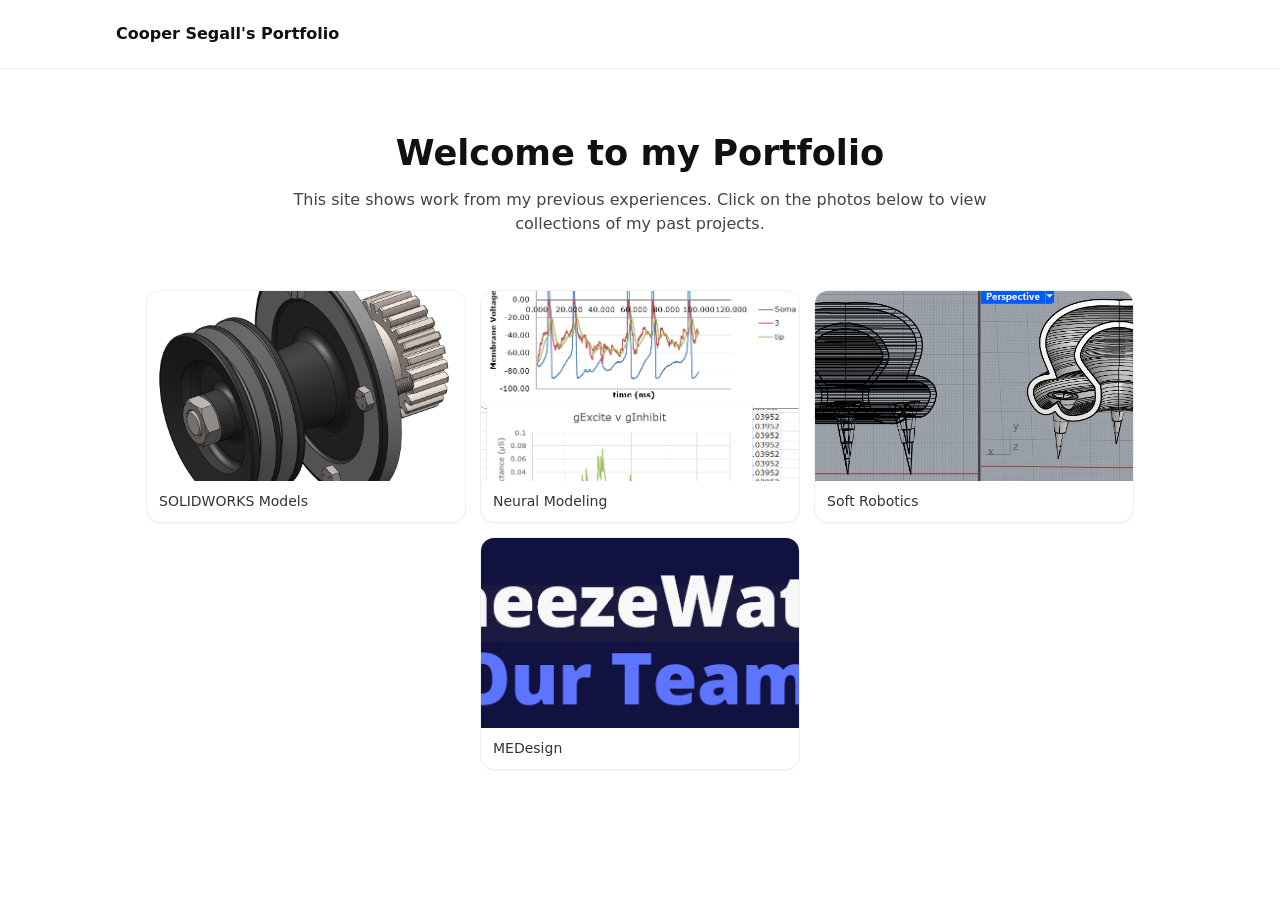
<file: index.html>
<!doctype html>
<html lang="en">
<head>
  <meta charset="utf-8" />
  <meta name="viewport" content="width=device-width, initial-scale=1" />
  <title>CS Portfolio</title>
  <link rel="stylesheet" href="styles.css" />
</head>
<body>
<header>
  <nav class="nav">
    <a class="brand" href="index.html">Cooper Segall's Portfolio</a>
   </nav>
</header>

<main>
  <div class="hero">
    <h1>Welcome to my Portfolio</h1>
    <p>This site shows work from my previous experiences. Click on the photos below to view collections of my past projects.</p>
  </div>

  <div class="grid preview">
    <div class="card">
      <a href="solidworks.html">
        <img src="photos/beltdriveassem.png" alt="SOLIDWORKS preview" />
        <div class="caption">SOLIDWORKS Models</div>
      </a>
    </div>
    <div class="card">
      <a href="neural-modeling.html">
        <img src="photos/ExcelAction.png" alt="Neuron Model Projects" />
        <div class="caption">Neural Modeling</div>
      </a>
    </div>
     <div class="card">
      <a href="softrobotics.html">
        <img src="photos/sectionocto.png" alt="Soft Robotics preview" />
        <div class="caption">Soft Robotics</div>
      </a>
    </div>
     <div class="card">
      <a href="medesign.html">
        <img src="photos/ww.png" alt="MEDesign preview" />
        <div class="caption">MEDesign</div>
      </a>
    </div>
  </div>
</main>
</body>
</html>
</file>
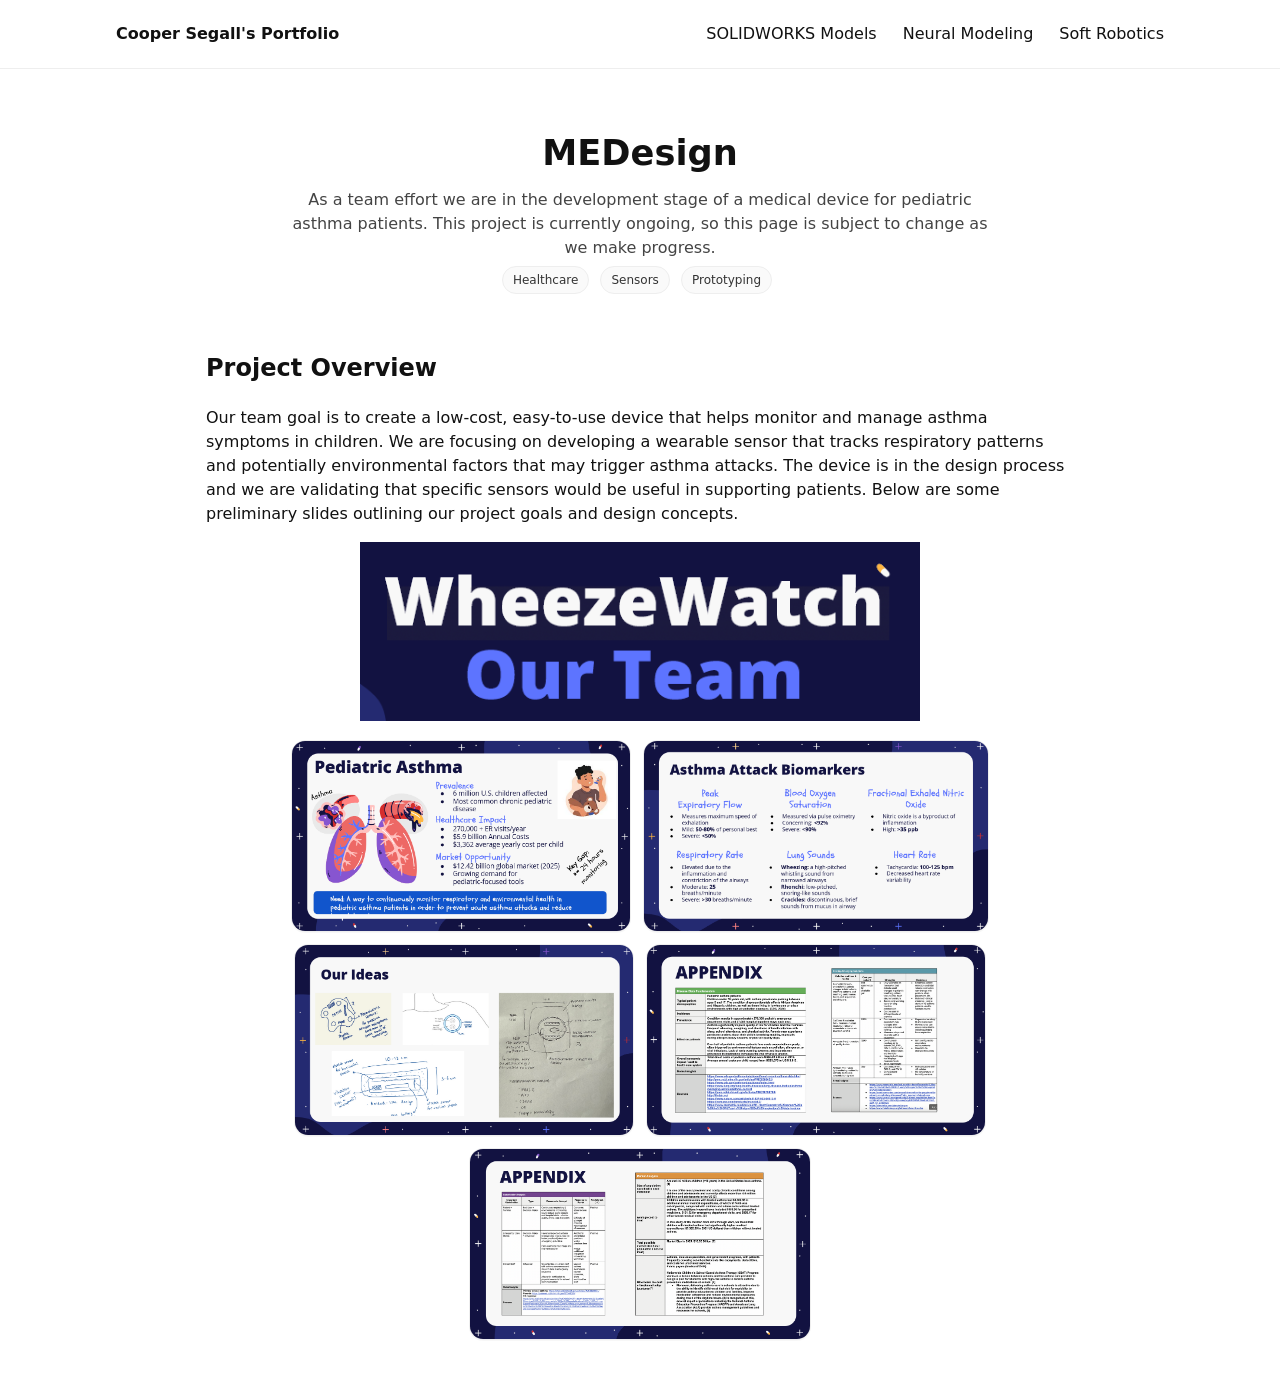
<file: medesign.html>
<!doctype html>
<html lang="en">
<head>
  <meta charset="utf-8" />
  <meta name="viewport" content="width=device-width, initial-scale=1" />
  <title>MEDesign</title>
  <link rel="stylesheet" href="styles.css" />

  <style>
    /* Page-specific styling */
    .prose {
      max-width: 900px;
    }

    .pill {
      display: inline-block;
      font-size: 12px;
      padding: 4px 10px;
      border: 1px solid #eee;
      border-radius: 999px;
      background: #fafafa;
      color: #333;
      margin-right: 6px;
      margin-top: 6px;
    }

    .callout {
      border: 1px solid #eee;
      background: #fafafa;
      border-radius: 14px;
      padding: 14px 16px;
      margin-top: 14px;
    }
    .callout.plain {
      border: none;
      background: transparent;
      padding: 0;
      margin-top: 12px;
      text-align: center;
      color: #333;
    }
    .callout.plain b { display: block; margin-bottom: 6px; }

    .kpi {
      display: grid;
      grid-template-columns: repeat(auto-fit, minmax(220px, 1fr));
      gap: 12px;
      margin-top: 14px;
    }

    .kpi .box {
      border: 1px solid #eee;
      border-radius: 14px;
      padding: 12px 14px;
      background: white;
    }

    .kpi .label {
      font-size: 12px;
      color: #555;
    }

    .kpi .value {
      font-size: 20px;
      font-weight: 800;
      margin-top: 6px;
    }

    pre {
      background: #f3f3f3;
      padding: 14px;
      border-radius: 12px;
      overflow-x: auto;
      font-size: 13px;
    }

    code {
      background: #f3f3f3;
      padding: 2px 6px;
      border-radius: 8px;
    }
    /* Figures: full, unrounded photos with captions underneath */
    .grid.full-photos {
      display: grid;
      grid-template-columns: repeat(auto-fit, minmax(260px, 1fr));
      gap: 12px;
      margin-top: 12px;
    }
    .grid.full-photos .photo {
      background: transparent;
      border: none;
      box-shadow: none;
      border-radius: 0;
      overflow: visible;
      display: block;
    }
    .grid.full-photos .photo img {
      width: 100%;
      height: auto;
      display: block;
      border-radius: 0;
    }
    .grid.full-photos .photo .caption {
      padding-top: 8px;
      color: #333;
      font-size: 14px;
      text-align: center;
    }
    .center-grid {
      display: flex;
      justify-content: center;
      gap: 12px;
      flex-wrap: wrap;
      margin-top: 12px;
    }
    .center-grid .card { max-width: 360px; }
    /* Centered Excel image (no box) */
    .center-photo { text-align: center; margin-top: 12px; }
    .center-photo img { max-width: 560px; width: 100%; height: auto; border-radius: 0; display: inline-block; }
  </style>
</head>

<body>
<header>
  <nav class="nav">
    <a class="brand" href="index.html">Cooper Segall's Portfolio</a>
    <div class="links">
      <a href="solidworks.html">SOLIDWORKS Models</a>
      <a href="neural-modeling.html">Neural Modeling</a>
      <a href="softrobotics.html">Soft Robotics</a>
    </div>
  </nav>
</header>

<main class="prose">

  <!-- HERO -->
  <section class="hero">
    <h1>MEDesign</h1>
    <p>
      As a team effort we are in the development stage of a medical device for pediatric asthma patients. 
      This project is currently ongoing, so this page is subject to change as we make progress.
    </p>

    <div>
      <span class="pill">Healthcare</span>
      <span class="pill">Sensors</span>
      <span class="pill">Prototyping</span>
    </div>
  </section>

  <!-- OVERVIEW -->
  <h2>Project Overview</h2>
  <p>
    Our team goal is to create a low-cost, easy-to-use device that helps monitor and manage asthma symptoms in children. 
    We are focusing on developing a wearable sensor that tracks respiratory patterns and potentially environmental factors that may trigger asthma attacks.
    The device is in the design process and we are validating that specific sensors would be useful in supporting patients. 
    Below are some preliminary slides outlining our project goals and design concepts.
  </p>
  <div class="center-photo">
    <img src="photos/ww.png" alt="MEDesign overview" />
  </div>

  <div class="grid center-grid" style="margin-top:12px;">
    <div class="card">
      <a href="photos/s.png" target="_blank" rel="noopener">
        <img src="photos/s.png" alt="slide 1" />
      </a>
    </div>
    <div class="card">
      <a href="photos/s1.png" target="_blank" rel="noopener">
        <img src="photos/s1.png" alt="slide 2" />
      </a>
    </div>
    <div class="card">
      <a href="photos/s2.png" target="_blank" rel="noopener">
        <img src="photos/s2.png" alt="slide 3" />
      </a>
    </div>
  <div class="card">
        <a href="photos/s3.png" target="_blank" rel="noopener">
            <img src="photos/s3.png" alt="slide 4" />
        </a>
  </div>
   <div class="card">
        <a href="photos/s4.png" target="_blank" rel="noopener">
            <img src="photos/s4.png" alt="slide 5" />
        </a>
  </div>
  </div>


</main>
</body>
</html>
</file>
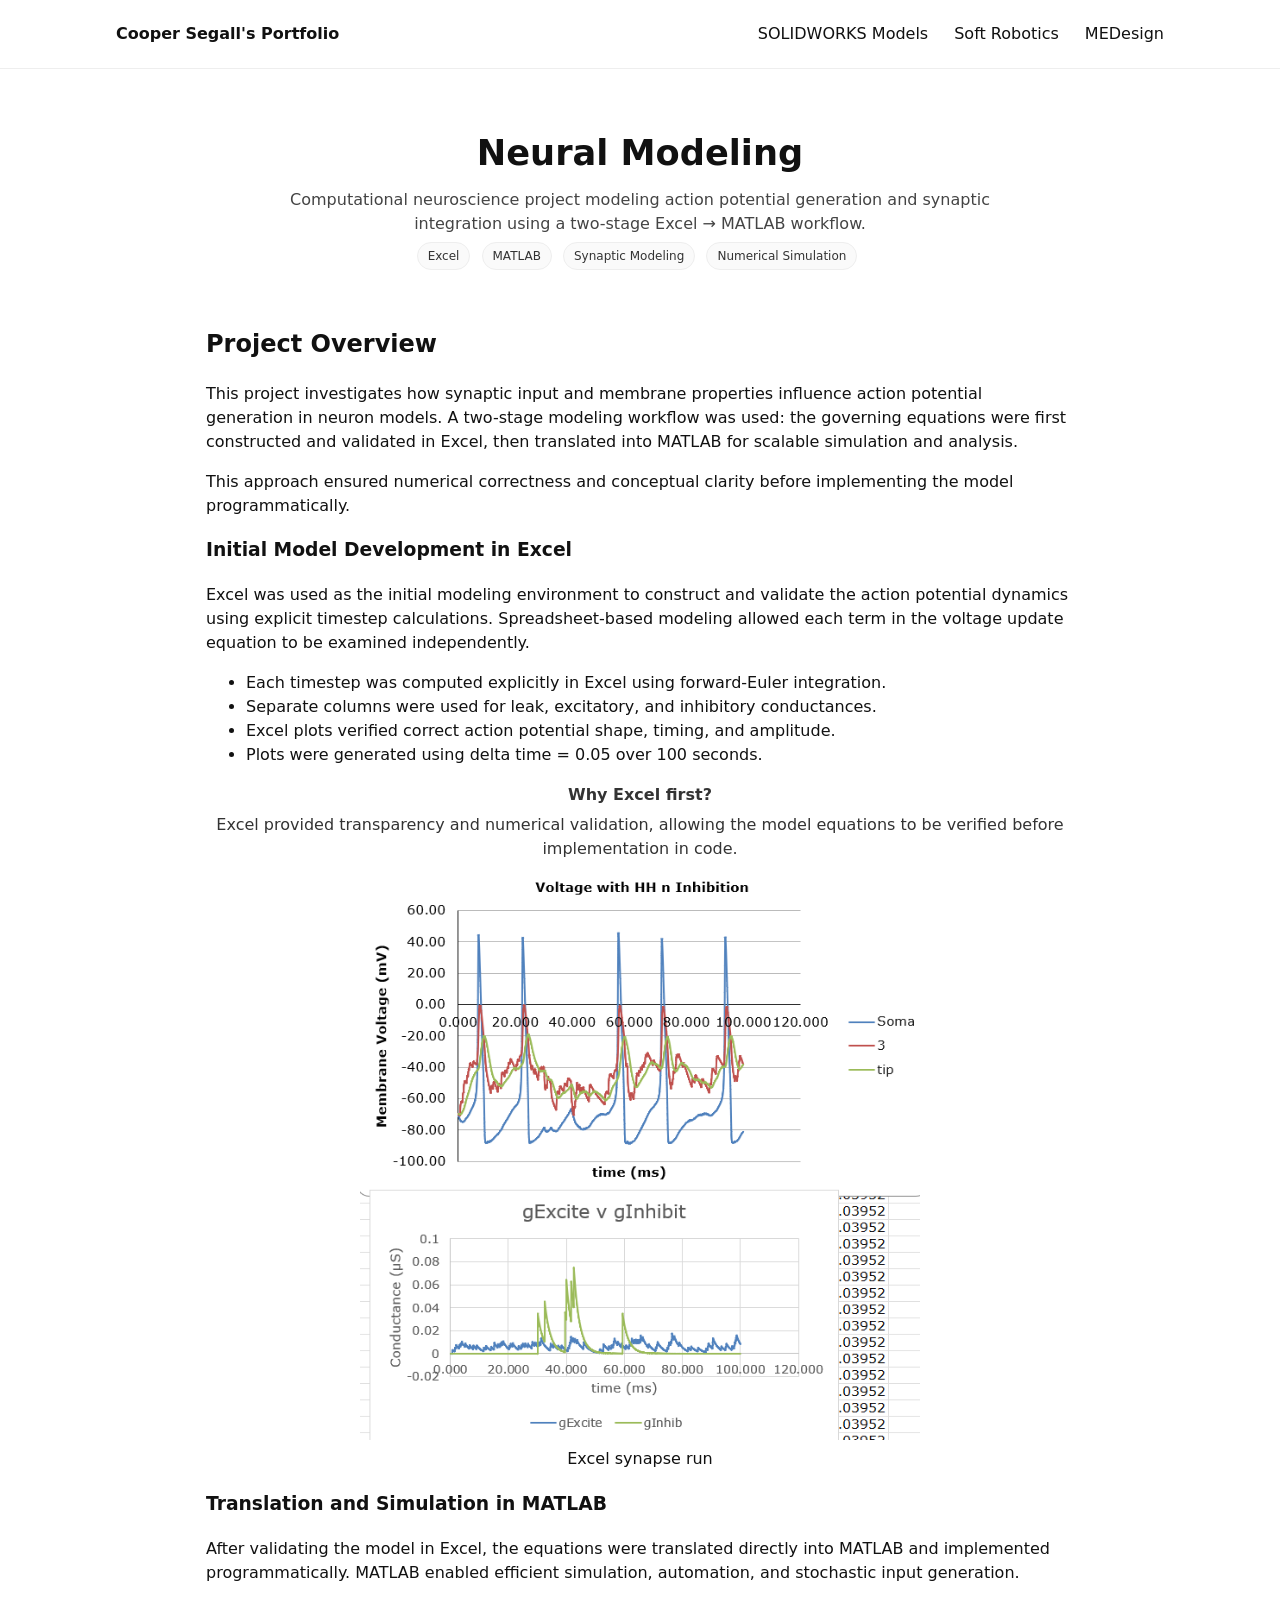
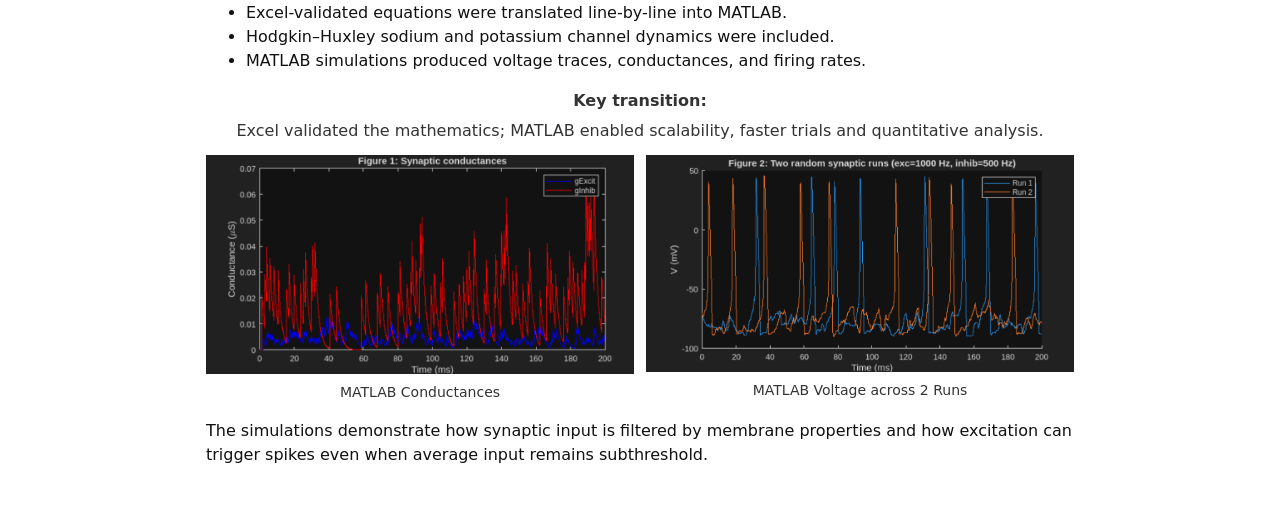
<file: neural-modeling.html>
<!doctype html>
<html lang="en">
<head>
  <meta charset="utf-8" />
  <meta name="viewport" content="width=device-width, initial-scale=1" />
  <title>Neural Modeling</title>
  <link rel="stylesheet" href="styles.css" />

  <style>
    /* Page-specific styling */
    .prose {
      max-width: 900px;
    }

    .pill {
      display: inline-block;
      font-size: 12px;
      padding: 4px 10px;
      border: 1px solid #eee;
      border-radius: 999px;
      background: #fafafa;
      color: #333;
      margin-right: 6px;
      margin-top: 6px;
    }

    .callout {
      border: 1px solid #eee;
      background: #fafafa;
      border-radius: 14px;
      padding: 14px 16px;
      margin-top: 14px;
    }
    .callout.plain {
      border: none;
      background: transparent;
      padding: 0;
      margin-top: 12px;
      text-align: center;
      color: #333;
    }
    .callout.plain b { display: block; margin-bottom: 6px; }

    .kpi {
      display: grid;
      grid-template-columns: repeat(auto-fit, minmax(220px, 1fr));
      gap: 12px;
      margin-top: 14px;
    }

    .kpi .box {
      border: 1px solid #eee;
      border-radius: 14px;
      padding: 12px 14px;
      background: white;
    }

    .kpi .label {
      font-size: 12px;
      color: #555;
    }

    .kpi .value {
      font-size: 20px;
      font-weight: 800;
      margin-top: 6px;
    }

    pre {
      background: #f3f3f3;
      padding: 14px;
      border-radius: 12px;
      overflow-x: auto;
      font-size: 13px;
    }

    code {
      background: #f3f3f3;
      padding: 2px 6px;
      border-radius: 8px;
    }
    /* Figures: full, unrounded photos with captions underneath */
    .grid.full-photos {
      display: grid;
      grid-template-columns: repeat(auto-fit, minmax(260px, 1fr));
      gap: 12px;
      margin-top: 12px;
    }
    .grid.full-photos .photo {
      background: transparent;
      border: none;
      box-shadow: none;
      border-radius: 0;
      overflow: visible;
      display: block;
    }
    .grid.full-photos .photo img {
      width: 100%;
      height: auto;
      display: block;
      border-radius: 0;
    }
    .grid.full-photos .photo .caption {
      padding-top: 8px;
      color: #333;
      font-size: 14px;
      text-align: center;
    }
    /* Centered Excel image (no box) */
    .center-photo { text-align: center; margin-top: 12px; }
    .center-photo img { max-width: 560px; width: 100%; height: auto; border-radius: 0; display: inline-block; }
  </style>
</head>

<body>
<header>
  <nav class="nav">
    <a class="brand" href="index.html">Cooper Segall's Portfolio</a>
    <div class="links">
      <a href="solidworks.html">SOLIDWORKS Models</a>
      <a href="softrobotics.html">Soft Robotics</a>
        <a href="medesign.html">MEDesign</a>
    </div>
  </nav>
</header>

<main class="prose">

  <!-- HERO -->
  <section class="hero">
    <h1>Neural Modeling</h1>
    <p>
      Computational neuroscience project modeling action potential generation
      and synaptic integration using a two-stage Excel → MATLAB workflow.
    </p>

    <div>
      <span class="pill">Excel</span>
      <span class="pill">MATLAB</span>
      <span class="pill">Synaptic Modeling</span>
      <span class="pill">Numerical Simulation</span>
    </div>
  </section>

  <!-- OVERVIEW -->
  <h2>Project Overview</h2>
  <p>
    This project investigates how synaptic input and membrane properties influence
    action potential generation in neuron models.
    A two-stage modeling workflow was used: the governing equations were first
    constructed and validated in Excel, then translated into MATLAB for scalable
    simulation and analysis.
  </p>

  <p>
    This approach ensured numerical correctness and conceptual clarity before
    implementing the model programmatically.
  </p>

  <!-- EXCEL METHODS -->
  <h3>Initial Model Development in Excel</h3>
  <p>
    Excel was used as the initial modeling environment to construct and validate
    the action potential dynamics using explicit timestep calculations.
    Spreadsheet-based modeling allowed each term in the voltage update equation
    to be examined independently.
  </p>

  <ul>
    <li>
      Each timestep was computed explicitly in Excel using forward-Euler integration.
    </li>
    <li>
      Separate columns were used for leak, excitatory, and inhibitory conductances.
    </li>
    <li>
      Excel plots verified correct action potential shape, timing, and amplitude.
    </li>
    <li>
      Plots were generated using delta time = 0.05 over 100 seconds.
  </ul>

  <div class="callout plain">
    <b>Why Excel first?</b>
    Excel provided transparency and numerical validation, allowing the model
    equations to be verified before implementation in code.
  </div>

  <div class="center-photo">
    <img src="photos/ExcelAction.png" alt="Excel Synapse Runs" />
    <div class="caption">Excel synapse run</div>
  </div>

  <!-- MATLAB METHODS -->
  <h3>Translation and Simulation in MATLAB</h3>
  <p>
    After validating the model in Excel, the equations were translated directly
    into MATLAB and implemented programmatically.
    MATLAB enabled efficient simulation, automation, and stochastic input generation.
  </p>

  <ul>
    <li>
      Excel-validated equations were translated line-by-line into MATLAB.
    </li>
    <li>
      Hodgkin–Huxley sodium and potassium channel dynamics were included.
    </li>
    <li>
      MATLAB simulations produced voltage traces, conductances, and firing rates.
    </li>
  </ul>

  <div class="callout plain">
    <b>Key transition:</b>
    Excel validated the mathematics; MATLAB enabled scalability,
    faster trials and quantitative analysis.
  </div>


  <div class="grid full-photos">
    <div class="photo">
      <img src="photos/MATconduct.png" alt="MATLAB Conductance" />
      <div class="caption">MATLAB Conductances</div>
    </div>
    <div class="photo">
      <img src="photos/MATsynapses.png" alt="MATLAB Synapse Run" />
      <div class="caption">MATLAB Voltage across 2 Runs</div>
    </div>
    
  </div>

   <p>
    The simulations demonstrate how synaptic input is filtered by membrane
    properties and how excitation can trigger spikes even when
    average input remains subthreshold.
  </p>

</main>
</body>
</html>
</file>
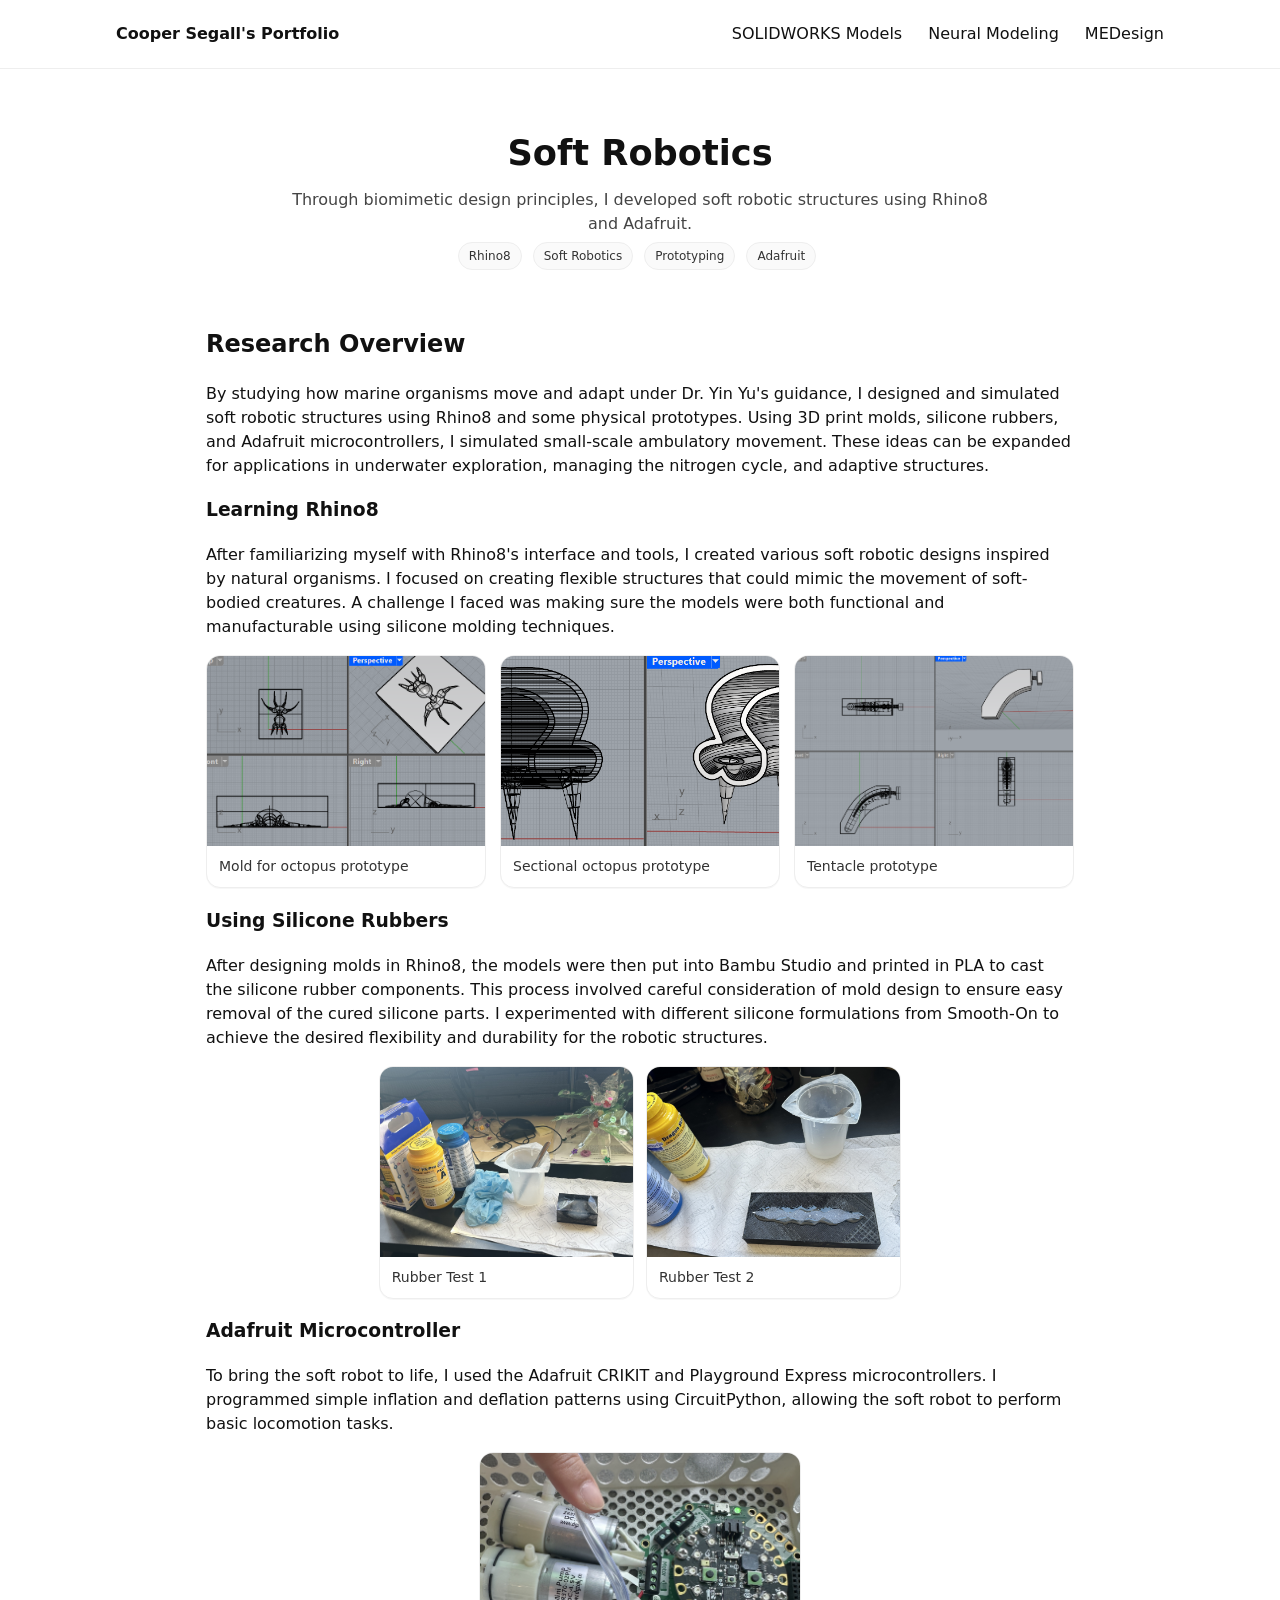
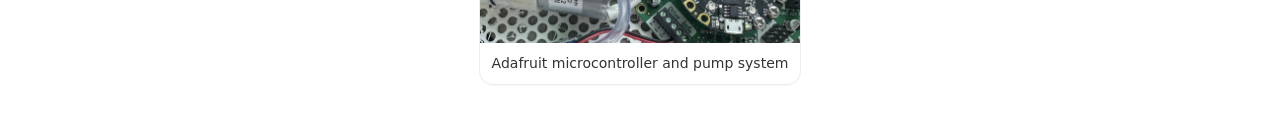
<file: softrobotics.html>
<!doctype html>
<html lang="en">
<head>
  <meta charset="utf-8" />
  <meta name="viewport" content="width=device-width, initial-scale=1" />
  <title>Soft Robotics</title>
  <link rel="stylesheet" href="styles.css" />

  <style>
    /* Page-specific styling */
    .prose {
      max-width: 900px;
    }

    .pill {
      display: inline-block;
      font-size: 12px;
      padding: 4px 10px;
      border: 1px solid #eee;
      border-radius: 999px;
      background: #fafafa;
      color: #333;
      margin-right: 6px;
      margin-top: 6px;
    }

    .callout {
      border: 1px solid #eee;
      background: #fafafa;
      border-radius: 14px;
      padding: 14px 16px;
      margin-top: 14px;
    }
    .callout.plain {
      border: none;
      background: transparent;
      padding: 0;
      margin-top: 12px;
      text-align: center;
      color: #333;
    }
    .callout.plain b { display: block; margin-bottom: 6px; }

    .kpi {
      display: grid;
      grid-template-columns: repeat(auto-fit, minmax(220px, 1fr));
      gap: 12px;
      margin-top: 14px;
    }

    .kpi .box {
      border: 1px solid #eee;
      border-radius: 14px;
      padding: 12px 14px;
      background: white;
    }

    .kpi .label {
      font-size: 12px;
      color: #555;
    }

    .kpi .value {
      font-size: 20px;
      font-weight: 800;
      margin-top: 6px;
    }

    pre {
      background: #f3f3f3;
      padding: 14px;
      border-radius: 12px;
      overflow-x: auto;
      font-size: 13px;
    }

    code {
      background: #f3f3f3;
      padding: 2px 6px;
      border-radius: 8px;
    }
    /* Figures: full, unrounded photos with captions underneath */
    .grid.full-photos {
      display: grid;
      grid-template-columns: repeat(auto-fit, minmax(260px, 1fr));
      gap: 12px;
      margin-top: 12px;
    }
    .grid.full-photos .photo {
      background: transparent;
      border: none;
      box-shadow: none;
      border-radius: 0;
      overflow: visible;
      display: block;
    }
    .grid.full-photos .photo img {
      width: 100%;
      height: auto;
      display: block;
      border-radius: 0;
    }
    .grid.full-photos .photo .caption {
      padding-top: 8px;
      color: #333;
      font-size: 14px;
      text-align: center;
    }
    .center-grid {
      display: flex;
      justify-content: center;
      gap: 12px;
      flex-wrap: wrap;
      margin-top: 12px;
    }
    .center-grid .card { max-width: 360px; }
    /* Centered Excel image (no box) */
    .center-photo { text-align: center; margin-top: 12px; }
    .center-photo img { max-width: 560px; width: 100%; height: auto; border-radius: 0; display: inline-block; }
  </style>
</head>

<body>
<header>
  <nav class="nav">
    <a class="brand" href="index.html">Cooper Segall's Portfolio</a>
    <div class="links">
      <a href="solidworks.html">SOLIDWORKS Models</a>
      <a href="neural-modeling.html">Neural Modeling</a>
        <a href="medesign.html">MEDesign</a>
    </div>
  </nav>
</header>

<main class="prose">

  <!-- HERO -->
  <section class="hero">
    <h1>Soft Robotics</h1>
    <p>
      Through biomimetic design principles, I developed soft robotic structures using Rhino8 and Adafruit.
    </p>

    <div>
      <span class="pill">Rhino8</span>
      <span class="pill">Soft Robotics</span>
      <span class="pill">Prototyping</span>
      <span class="pill">Adafruit</span>
    </div>
  </section>

  <!-- OVERVIEW -->
  <h2>Research Overview</h2>
  <p>
    By studying how marine organisms move and adapt under Dr. Yin Yu's guidance, I designed and simulated
    soft robotic structures using Rhino8 and some physical prototypes. Using 3D print molds, 
    silicone rubbers, and Adafruit microcontrollers, I simulated small-scale ambulatory movement. 
    These ideas can be expanded for applications in underwater exploration, managing the nitrogen cycle, and adaptive structures.
  </p>

  <!-- 3D MODELING -->
  <h3>Learning Rhino8</h3>
  <p>
    After familiarizing myself with Rhino8's interface and tools, I created various soft robotic designs inspired by natural organisms.
    I focused on creating flexible structures that could mimic the movement of soft-bodied creatures. A challenge I faced was making sure the models 
    were both functional and manufacturable using silicone molding techniques.
  </p>

  <div class="grid" style="margin-top:12px;">
    <div class="card">
      <a href="photos/octomold.png" target="_blank" rel="noopener">
        <img src="photos/octomold.png" alt="octopus prototype" />
        <div class="caption">Mold for octopus prototype</div>
      </a>
    </div>
    <div class="card">
      <a href="photos/sectionocto.png" target="_blank" rel="noopener">
        <img src="photos/sectionocto.png" alt="sectional prototype" />
        <div class="caption">Sectional octopus prototype</div>
      </a>
    </div>
    <div class="card">
      <a href="photos/tentacle.png" target="_blank" rel="noopener">
        <img src="photos/tentacle.png" alt="tentacle prototype" />
        <div class="caption">Tentacle prototype</div>
      </a>
    </div>
  </div>

 <!-- Silicone Molding -->
  <h3>Using Silicone Rubbers</h3>
  <p>
    After designing molds in Rhino8, the models were then put into Bambu Studio and printed in PLA to cast the silicone rubber components.
    This process involved careful consideration of mold design to ensure easy removal of the cured silicone parts.
    I experimented with different silicone formulations from Smooth-On to achieve the desired flexibility and durability for the robotic structures.
  </p>

   <div class="grid center-grid">
    <div class="card">
      <a href="photos/sili1.JPG" target="_blank" rel="noopener">
        <img src="photos/sili1.JPG" alt="silicone one" />
        <div class="caption">Rubber Test 1</div>
      </a>
    </div>
    <div class="card">
      <a href="photos/sili2.JPG" target="_blank" rel="noopener">
        <img src="photos/sili2.JPG" alt="silicone two" />
        <div class="caption">Rubber Test 2</div>
      </a>
    </div>

    </div>
 <!-- Adafruit Microcontrollers -->
  <h3>Adafruit Microcontroller</h3>
  <p>
    To bring the soft robot to life, I used the Adafruit CRIKIT and Playground Express microcontrollers.
    I programmed simple inflation and deflation patterns using CircuitPython, allowing the soft robot to perform basic locomotion tasks.
  </p>
</p>

  <div class="grid center-grid">
    <div class="card">
      <a href="photos/ada.JPG" target="_blank" rel="noopener">
        <img src="photos/ada.JPG" alt="Adafruit microcontroller" />
        <div class="caption">Adafruit microcontroller and pump system</div>
      </a>
    </div>

</main>
</body>
</html>
</file>
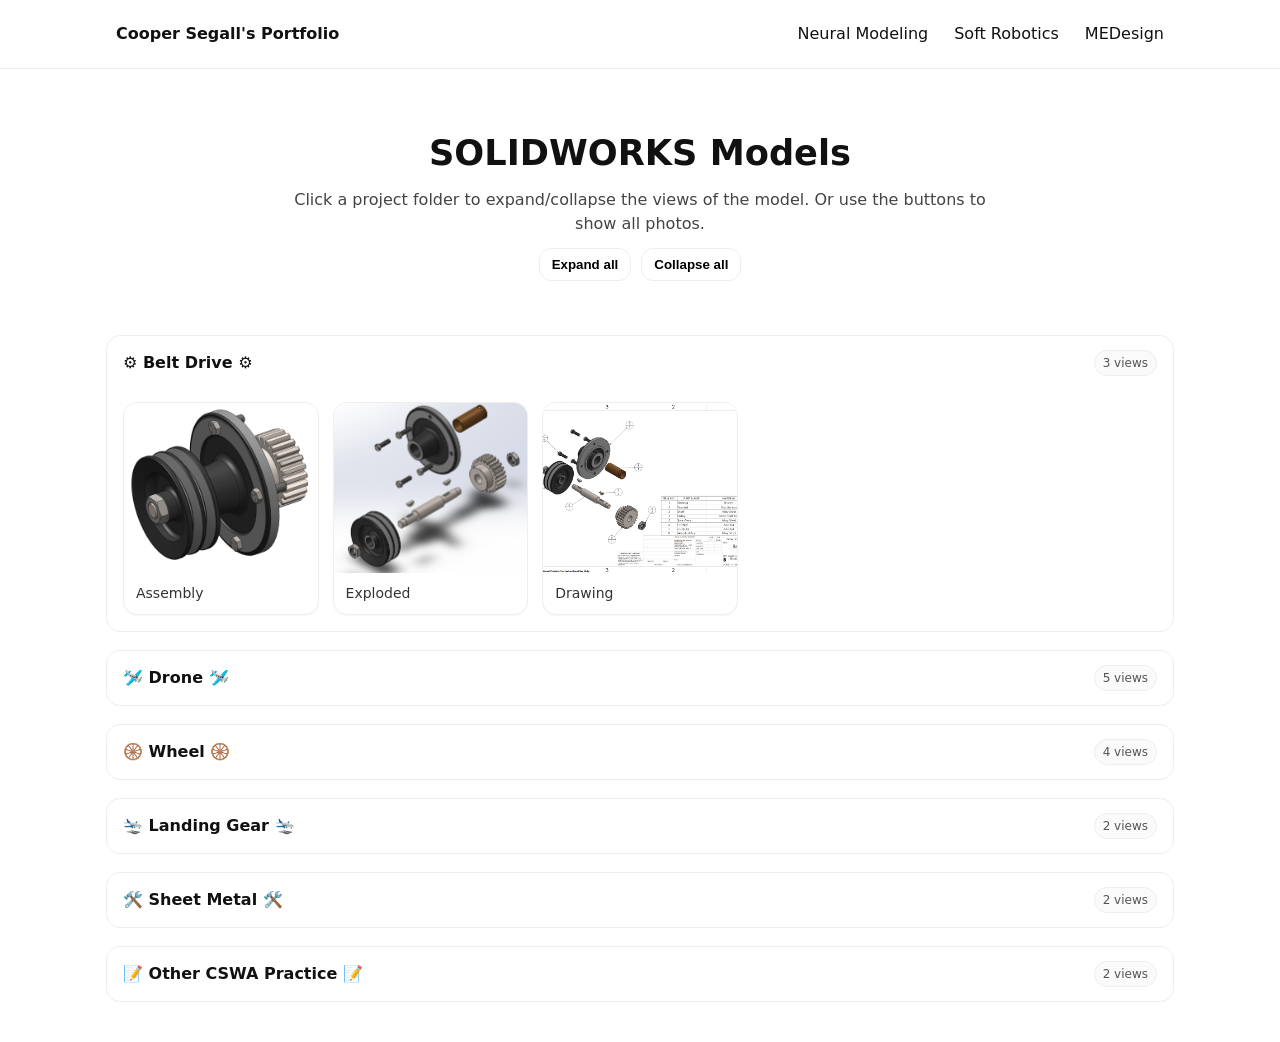
<file: solidworks.html>
<!doctype html>
<html lang="en">
<head>
  <meta charset="utf-8" />
  <meta name="viewport" content="width=device-width, initial-scale=1" />
  <title>SOLIDWORKS Models</title>
  <link rel="stylesheet" href="styles.css" />
</head>
<body>
<header>
  <nav class="nav">
    <a class="brand" href="index.html">Cooper Segall's Portfolio</a>
    <div class="links">
      <a href="neural-modeling.html">Neural Modeling</a>
        <a href="softrobotics.html">Soft Robotics</a>
        <a href="medesign.html">MEDesign</a>
    </div>
  </nav>
</header>

<main>
  <section class="hero">
    <h1>SOLIDWORKS Models</h1>
    <p>Click a project folder to expand/collapse the views of the model. Or use the buttons to show all photos.</p>

    <div class="controls">
      <button class="btn" id="expandAll" type="button">Expand all</button>
      <button class="btn" id="collapseAll" type="button">Collapse all</button>
    </div>
  </section>

  <!-- Belt Drive -->
  <details class="project" id="belt-drive" open>
    <summary>
      <span class="project-title">⚙️ Belt Drive ⚙️</span>
      <span class="count">3 views</span>
    </summary>
    <div class="project-body">
      <div class="project-grid">
        <div class="card"><a href="photos/beltdriveassem.png" target="_blank" rel="noopener"><img src="photos/beltdriveassem.png" alt="Belt Drive Assembly"><div class="caption">Assembly</div></a></div>
        <div class="card"><a href="photos/beltdriveexp.png" target="_blank" rel="noopener"><img src="photos/beltdriveexp.png" alt="Belt Drive Exploded"><div class="caption">Exploded</div></a></div>
        <div class="card"><a href="photos/beltdrivedraw.png" target="_blank" rel="noopener"><img src="photos/beltdrivedraw.png" alt="Belt Drive Drawing"><div class="caption">Drawing</div></a></div>
      </div>
    </div>
  </details>

  <!-- Drone -->
  <details class="project" id="drone">
    <summary>
      <span class="project-title">🛩️ Drone 🛩️</span>
      <span class="count">5 views</span>
    </summary>
    <div class="project-body">
      <div class="project-grid">
        <div class="card"><a href="photos/dronetop.png" target="_blank" rel="noopener"><img src="photos/dronetop.png" alt="Drone Top"><div class="caption">Top</div></a></div>
        <div class="card"><a href="photos/dronebot.png" target="_blank" rel="noopener"><img src="photos/dronebot.png" alt="Drone Bottom"><div class="caption">Bottom</div></a></div>
        <div class="card"><a href="photos/dronefront.png" target="_blank" rel="noopener"><img src="photos/dronefront.png" alt="Drone Front"><div class="caption">Front</div></a></div>
        <div class="card"><a href="photos/droneback.png" target="_blank" rel="noopener"><img src="photos/droneback.png" alt="Drone Back"><div class="caption">Back</div></a></div>
      </div>
    </div>
  </details>

  <!-- Wheel -->
  <details class="project" id="wheel">
    <summary>
      <span class="project-title">🛞 Wheel 🛞</span>
      <span class="count">4 views</span>
    </summary>
    <div class="project-body">
      <div class="project-grid">
        <div class="card"><a href="photos/wheelassem.png" target="_blank" rel="noopener"><img src="photos/wheelassem.png" alt="Wheel Assembly"><div class="caption">Assembly</div></a></div>
        <div class="card"><a href="photos/wheelfront.png" target="_blank" rel="noopener"><img src="photos/wheelfront.png" alt="Wheel Front"><div class="caption">Front</div></a></div>
        <div class="card"><a href="photos/wheelback.png" target="_blank" rel="noopener"><img src="photos/wheelback.png" alt="Wheel Back"><div class="caption">Back</div></a></div>
        <div class="card"><a href="photos/wheelrim.png" target="_blank" rel="noopener"><img src="photos/wheelrim.png" alt="Wheel Rim"><div class="caption">Rim</div></a></div>
      </div>
    </div>
  </details>

  <!-- Landing Gear -->
  <details class="project" id="landing-gear">
    <summary>
      <span class="project-title">🛬 Landing Gear 🛬</span>
      <span class="count">2 views</span>
    </summary>
    <div class="project-body">
      <div class="project-grid">
        <div class="card"><a href="photos/landgearassem.png" target="_blank" rel="noopener"><img src="photos/landgearassem.png" alt="Landing Gear Assembly"><div class="caption">Assembly</div></a></div>
        <div class="card"><a href="photos/landgearexp.png" target="_blank" rel="noopener"><img src="photos/landgearexp.png" alt="Landing Gear Exploded"><div class="caption">Exploded</div></a></div>
      </div>
    </div>
  </details>

  <!-- Sheet Metal -->
  <details class="project" id="sheet-metal">
    <summary>
      <span class="project-title">🛠️ Sheet Metal 🛠️</span>
      <span class="count">2 views</span>
    </summary>
    <div class="project-body">
      <div class="project-grid">
        <div class="card"><a href="photos/sheetm1.png" target="_blank" rel="noopener"><img src="photos/sheetm1.png" alt="Sheet Metal Folded"><div class="caption">Sheet Metal Folded</div></a></div>
        <div class="card"><a href="photos/sheetm2.png" target="_blank" rel="noopener"><img src="photos/sheetm2.png" alt="Sheet Metal Flat"><div class="caption">Sheet Metal Flat</div></a></div>
      </div>
    </div>
  </details>

  <!-- Practice -->
  <details class="project" id="practice">
    <summary>
      <span class="project-title">📝 Other CSWA Practice 📝</span>
      <span class="count">2 views</span>
    </summary>
    <div class="project-body">
      <div class="project-grid">
        <div class="card"><a href="photos/prac1.png" target="_blank" rel="noopener"><img src="photos/prac1.png" alt="Practice 1"><div class="caption">Practice 1</div></a></div>
        <div class="card"><a href="photos/prac2.png" target="_blank" rel="noopener"><img src="photos/prac2.png" alt="Practice 2"><div class="caption">Practice 2</div></a></div>
        <div class="card"><a href="photos/part1.png" target="_blank" rel="noopener"><img src="photos/part1.png" alt="Part 1"><div class="caption">Practice 3</div></a></div>
        <div class="card"><a href="photos/part.png" target="_blank" rel="noopener"><img src="photos/part.png" alt="Part"><div class="caption">Practice 4</div></a></div>
        <div class="card"><a href="photos/pulleysupp.png" target="_blank" rel="noopener"><img src="photos/pulleysupp.png" alt="Pulley Support"><div class="caption">Pulley Support</div></a></div>
        <div class="card"><a href="photos/anglejoint.png" target="_blank" rel="noopener"><img src="photos/anglejoint.png" alt="Angle Joint"><div class="caption">Angle Joint</div></a></div>
        <div class="card"><a href="photos/slidejoint.png" target="_blank" rel="noopener"><img src="photos/slidejoint.png" alt="Slide Joint"><div class="caption">Slide Joint</div></a></div>
        <div class="card"><a href="photos/dualimp.png" target="_blank" rel="noopener"><img src="photos/dualimp.png" alt="Dual Impeller"><div class="caption">Dual Impeller</div></a></div>
       <div class="card"><a href="photos/boxassem.png" target="_blank" rel="noopener"><img src="photos/boxassem.png" alt="Box Assembly"><div class="caption">Box Assembly</div></a></div>
        <div class="card"><a href="photos/chainllink.png" target="_blank" rel="noopener"><img src="photos/chainllink.png" alt="Chain Link"><div class="caption">Chain Link Assembly</div></a></div>
      </div>
    </div>
  </details>

</main>

<script>
  // Expand/Collapse all project folders
  const projects = () => Array.from(document.querySelectorAll("details.project"));

  document.getElementById("expandAll").addEventListener("click", () => {
    projects().forEach(d => d.open = true);
  });

  document.getElementById("collapseAll").addEventListener("click", () => {
    projects().forEach(d => d.open = false);
    // keep page from feeling "lost" after collapsing
    window.scrollTo({ top: 0, behavior: "smooth" });
  });
</script>
</body>
</html>
</file>
<file: styles.css>
:root {
  --max: 1100px;
  --gap: 14px;
  --radius: 14px;
}

* { box-sizing: border-box; }

body {
  margin: 0;
  font-family: system-ui, -apple-system, Segoe UI, Roboto, Arial, sans-serif;
  line-height: 1.5;
  color: #111;
}

header {
  position: sticky;
  top: 0;
  background: white;
  border-bottom: 1px solid #eee;
  z-index: 5;
}

.nav {
  max-width: var(--max);
  margin: 0 auto;
  padding: 14px 16px;
  display: flex;
  align-items: center;
  justify-content: space-between;
  gap: 16px;
}

.brand {
  font-weight: 800;
  text-decoration: none;
  color: #111;
}

.nav a {
  text-decoration: none;
  color: #111;
  padding: 8px 10px;
  border-radius: 10px;
}

.nav a:hover { background: #f3f3f3; }

.nav .links {
  display: flex;
  gap: 6px;
  flex-wrap: wrap;
}

main {
  max-width: var(--max);
  margin: 0 auto;
  padding: 22px 16px 40px;
}

.hero {
  padding: 36px 18px;
  border: none;
  border-radius: 8px;
  background: transparent;
  text-align: center;
}

.hero h1 {
  font-size: 2.2rem;
  margin: 0 0 8px;
}

.hero p {
  max-width: 700px;
  margin: 0 auto;
  color: #444;
  font-size: 1rem;
}

.grid {
  margin-top: 18px;
  display: grid;
  grid-template-columns: repeat(auto-fill, minmax(210px, 1fr));
  gap: var(--gap);
}

/* Center the homepage preview cards when there are few items */
.grid.preview {
  display: flex;
  justify-content: center;
  gap: var(--gap);
  flex-wrap: wrap;
}
.grid.preview .card { max-width: 320px; }

/* Ensure preview cards are fixed width and images match height */
.grid.preview .card { flex: 0 0 320px; }
.grid.preview .card img { height: 190px; object-fit: cover; }

.card {
  border: 1px solid #eee;
  border-radius: var(--radius);
  overflow: hidden;
  background: white;
  box-shadow: 0 1px 0 rgba(0,0,0,0.03);
}

.card a { display: block; color: inherit; text-decoration: none; }

.card img {
  width: 100%;
  height: 190px;
  object-fit: cover;
  display: block;
}

.card .caption {
  padding: 10px 12px;
  font-size: 14px;
  color: #333;
}

/* ---- Collapsible project sections ("folders") ---- */

details.project {
  margin-top: 18px;
  border: 1px solid #eee;
  border-radius: var(--radius);
  background: #fff;
  overflow: hidden;
}

details.project > summary {
  list-style: none;
  cursor: pointer;
  padding: 14px 16px;
  display: flex;
  align-items: center;
  justify-content: space-between;
  gap: 12px;
  user-select: none;
}

details.project > summary::-webkit-details-marker { display: none; }

.project-title {
  display: flex;
  align-items: center;
  gap: 10px;
  font-weight: 800;
}

.count {
  font-size: 12px;
  color: #555;
  border: 1px solid #eee;
  padding: 3px 8px;
  border-radius: 999px;
  background: #fafafa;
}

.project-body {
  padding: 0 16px 16px;
}

.project-grid {
  margin-top: 12px;
  display: grid;
  grid-template-columns: repeat(auto-fill, minmax(190px, 1fr));
  gap: var(--gap);
}

.project .card img { height: 170px; }

.controls {
  display: flex;
  gap: 10px;
  flex-wrap: wrap;
  margin-top: 12px;
  justify-content: center;
}

button.btn {
  border: 1px solid #eee;
  background: #fff;
  padding: 8px 12px;
  border-radius: 12px;
  cursor: pointer;
  font-weight: 600;
}

button.btn:hover { background: #f5f5f5; }

html { scroll-behavior: smooth; }
</file>
